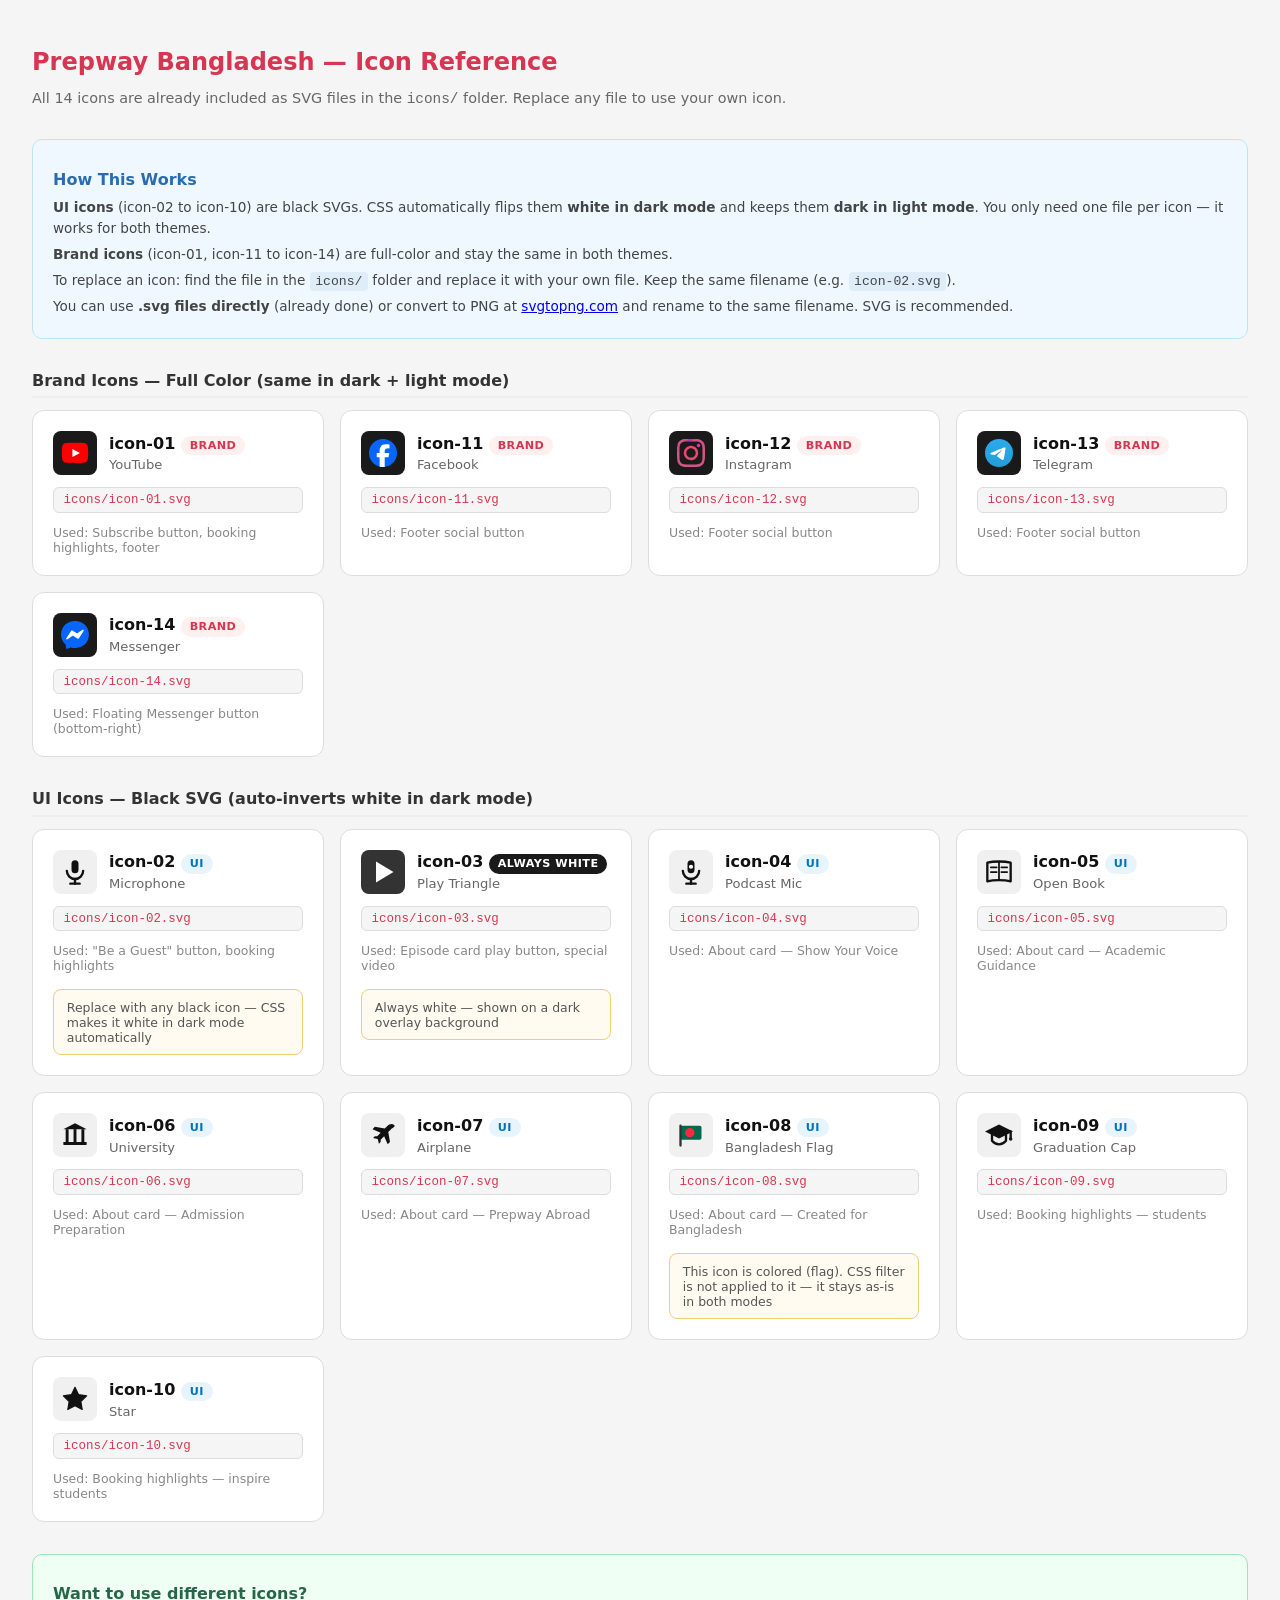
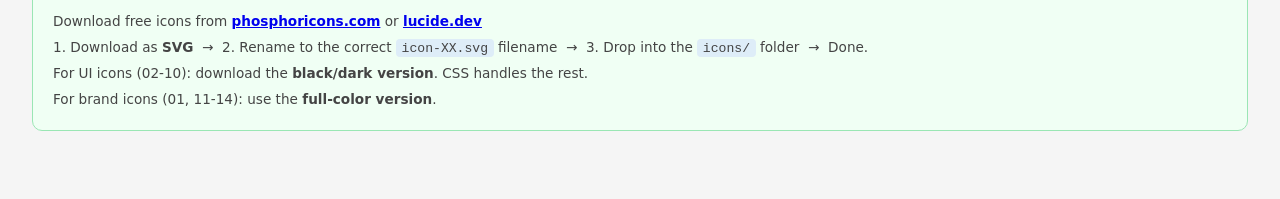
<file: ICON_GUIDE.html>
<!DOCTYPE html>
<html lang="en">
<head>
<meta charset="UTF-8"/>
<meta name="viewport" content="width=device-width,initial-scale=1"/>
<title>Prepway Bangladesh — Icon Guide</title>
<style>
  body{font-family:system-ui,sans-serif;background:#f5f5f5;color:#111;padding:2rem;margin:0;}
  h1{font-size:1.5rem;margin-bottom:.5rem;color:#D63651;}
  .subtitle{color:#666;font-size:.9rem;margin-bottom:2rem;}
  .grid{display:grid;grid-template-columns:repeat(auto-fill,minmax(260px,1fr));gap:1rem;}
  .card{background:#fff;border:1px solid #ddd;border-radius:12px;padding:1.25rem;display:flex;flex-direction:column;gap:.75rem;}
  .card-head{display:flex;align-items:center;gap:.75rem;}
  .icon-preview{width:44px;height:44px;border-radius:8px;display:flex;align-items:center;justify-content:center;flex-shrink:0;}
  .ui-bg{background:#f0f0f0;}
  .brand-bg{background:#1a1a1a;}
  .icon-preview img{width:28px;height:28px;object-fit:contain;}
  .icon-num{font-weight:700;font-size:1rem;color:#111;}
  .icon-name{font-size:.82rem;color:#666;margin-top:.15rem;}
  .icon-file{font-family:monospace;font-size:.78rem;background:#f5f5f5;border:1px solid #ddd;border-radius:6px;padding:.3rem .6rem;color:#D63651;}
  .icon-usage{font-size:.78rem;color:#888;}
  .badge{display:inline-block;font-size:.7rem;font-weight:700;padding:.2rem .55rem;border-radius:100px;letter-spacing:.04em;}
  .badge-ui{background:#E8F4FD;color:#0072B8;}
  .badge-brand{background:#FFF0F0;color:#D63651;}
  .badge-white{background:#1a1a1a;color:#fff;}
  .replace-tip{font-size:.78rem;color:#555;background:#FFFBF0;border:1px solid #F0D070;border-radius:8px;padding:.6rem .8rem;margin-top:.25rem;}
  .section-title{font-size:1rem;font-weight:700;margin:2rem 0 .75rem;color:#333;padding-bottom:.4rem;border-bottom:2px solid #eee;}
  .info-box{background:#EFF8FF;border:1px solid #BEE3F8;border-radius:10px;padding:1rem 1.25rem;margin-bottom:2rem;}
  .info-box h2{font-size:1rem;margin-bottom:.5rem;color:#2B6CB0;}
  .info-box p{font-size:.85rem;color:#444;line-height:1.6;margin:.25rem 0;}
  .info-box code{background:#deedf8;border-radius:4px;padding:.1rem .35rem;font-size:.82rem;}
</style>
</head>
<body>

<h1>Prepway Bangladesh — Icon Reference</h1>
<p class="subtitle">All 14 icons are already included as SVG files in the <code>icons/</code> folder. Replace any file to use your own icon.</p>

<div class="info-box">
  <h2>How This Works</h2>
  <p><strong>UI icons</strong> (icon-02 to icon-10) are black SVGs. CSS automatically flips them <strong>white in dark mode</strong> and keeps them <strong>dark in light mode</strong>. You only need one file per icon — it works for both themes.</p>
  <p><strong>Brand icons</strong> (icon-01, icon-11 to icon-14) are full-color and stay the same in both themes.</p>
  <p>To replace an icon: find the file in the <code>icons/</code> folder and replace it with your own file. Keep the same filename (e.g. <code>icon-02.svg</code>).</p>
  <p>You can use <strong>.svg files directly</strong> (already done) or convert to PNG at <a href="https://svgtopng.com" target="_blank">svgtopng.com</a> and rename to the same filename. SVG is recommended.</p>
</div>

<div class="section-title">Brand Icons — Full Color (same in dark + light mode)</div>
<div class="grid">

  <div class="card">
    <div class="card-head">
      <div class="icon-preview brand-bg"><img src="icons/icon-01.svg" alt=""></div>
      <div>
        <div class="icon-num">icon-01 <span class="badge badge-brand">BRAND</span></div>
        <div class="icon-name">YouTube</div>
      </div>
    </div>
    <code class="icon-file">icons/icon-01.svg</code>
    <div class="icon-usage">Used: Subscribe button, booking highlights, footer</div>
  </div>

  <div class="card">
    <div class="card-head">
      <div class="icon-preview brand-bg"><img src="icons/icon-11.svg" alt=""></div>
      <div>
        <div class="icon-num">icon-11 <span class="badge badge-brand">BRAND</span></div>
        <div class="icon-name">Facebook</div>
      </div>
    </div>
    <code class="icon-file">icons/icon-11.svg</code>
    <div class="icon-usage">Used: Footer social button</div>
  </div>

  <div class="card">
    <div class="card-head">
      <div class="icon-preview brand-bg"><img src="icons/icon-12.svg" alt=""></div>
      <div>
        <div class="icon-num">icon-12 <span class="badge badge-brand">BRAND</span></div>
        <div class="icon-name">Instagram</div>
      </div>
    </div>
    <code class="icon-file">icons/icon-12.svg</code>
    <div class="icon-usage">Used: Footer social button</div>
  </div>

  <div class="card">
    <div class="card-head">
      <div class="icon-preview brand-bg"><img src="icons/icon-13.svg" alt=""></div>
      <div>
        <div class="icon-num">icon-13 <span class="badge badge-brand">BRAND</span></div>
        <div class="icon-name">Telegram</div>
      </div>
    </div>
    <code class="icon-file">icons/icon-13.svg</code>
    <div class="icon-usage">Used: Footer social button</div>
  </div>

  <div class="card">
    <div class="card-head">
      <div class="icon-preview brand-bg"><img src="icons/icon-14.svg" alt=""></div>
      <div>
        <div class="icon-num">icon-14 <span class="badge badge-brand">BRAND</span></div>
        <div class="icon-name">Messenger</div>
      </div>
    </div>
    <code class="icon-file">icons/icon-14.svg</code>
    <div class="icon-usage">Used: Floating Messenger button (bottom-right)</div>
  </div>

</div>

<div class="section-title">UI Icons — Black SVG (auto-inverts white in dark mode)</div>
<div class="grid">

  <div class="card">
    <div class="card-head">
      <div class="icon-preview ui-bg"><img src="icons/icon-02.svg" alt=""></div>
      <div>
        <div class="icon-num">icon-02 <span class="badge badge-ui">UI</span></div>
        <div class="icon-name">Microphone</div>
      </div>
    </div>
    <code class="icon-file">icons/icon-02.svg</code>
    <div class="icon-usage">Used: "Be a Guest" button, booking highlights</div>
    <div class="replace-tip">Replace with any black icon — CSS makes it white in dark mode automatically</div>
  </div>

  <div class="card">
    <div class="card-head">
      <div class="icon-preview" style="background:#333;"><img src="icons/icon-03.svg" alt=""></div>
      <div>
        <div class="icon-num">icon-03 <span class="badge badge-white">ALWAYS WHITE</span></div>
        <div class="icon-name">Play Triangle</div>
      </div>
    </div>
    <code class="icon-file">icons/icon-03.svg</code>
    <div class="icon-usage">Used: Episode card play button, special video</div>
    <div class="replace-tip">Always white — shown on a dark overlay background</div>
  </div>

  <div class="card">
    <div class="card-head">
      <div class="icon-preview ui-bg"><img src="icons/icon-04.svg" alt=""></div>
      <div>
        <div class="icon-num">icon-04 <span class="badge badge-ui">UI</span></div>
        <div class="icon-name">Podcast Mic</div>
      </div>
    </div>
    <code class="icon-file">icons/icon-04.svg</code>
    <div class="icon-usage">Used: About card — Show Your Voice</div>
  </div>

  <div class="card">
    <div class="card-head">
      <div class="icon-preview ui-bg"><img src="icons/icon-05.svg" alt=""></div>
      <div>
        <div class="icon-num">icon-05 <span class="badge badge-ui">UI</span></div>
        <div class="icon-name">Open Book</div>
      </div>
    </div>
    <code class="icon-file">icons/icon-05.svg</code>
    <div class="icon-usage">Used: About card — Academic Guidance</div>
  </div>

  <div class="card">
    <div class="card-head">
      <div class="icon-preview ui-bg"><img src="icons/icon-06.svg" alt=""></div>
      <div>
        <div class="icon-num">icon-06 <span class="badge badge-ui">UI</span></div>
        <div class="icon-name">University</div>
      </div>
    </div>
    <code class="icon-file">icons/icon-06.svg</code>
    <div class="icon-usage">Used: About card — Admission Preparation</div>
  </div>

  <div class="card">
    <div class="card-head">
      <div class="icon-preview ui-bg"><img src="icons/icon-07.svg" alt=""></div>
      <div>
        <div class="icon-num">icon-07 <span class="badge badge-ui">UI</span></div>
        <div class="icon-name">Airplane</div>
      </div>
    </div>
    <code class="icon-file">icons/icon-07.svg</code>
    <div class="icon-usage">Used: About card — Prepway Abroad</div>
  </div>

  <div class="card">
    <div class="card-head">
      <div class="icon-preview ui-bg"><img src="icons/icon-08.svg" alt=""></div>
      <div>
        <div class="icon-num">icon-08 <span class="badge badge-ui">UI</span></div>
        <div class="icon-name">Bangladesh Flag</div>
      </div>
    </div>
    <code class="icon-file">icons/icon-08.svg</code>
    <div class="icon-usage">Used: About card — Created for Bangladesh</div>
    <div class="replace-tip">This icon is colored (flag). CSS filter is not applied to it — it stays as-is in both modes</div>
  </div>

  <div class="card">
    <div class="card-head">
      <div class="icon-preview ui-bg"><img src="icons/icon-09.svg" alt=""></div>
      <div>
        <div class="icon-num">icon-09 <span class="badge badge-ui">UI</span></div>
        <div class="icon-name">Graduation Cap</div>
      </div>
    </div>
    <code class="icon-file">icons/icon-09.svg</code>
    <div class="icon-usage">Used: Booking highlights — students</div>
  </div>

  <div class="card">
    <div class="card-head">
      <div class="icon-preview ui-bg"><img src="icons/icon-10.svg" alt=""></div>
      <div>
        <div class="icon-num">icon-10 <span class="badge badge-ui">UI</span></div>
        <div class="icon-name">Star</div>
      </div>
    </div>
    <code class="icon-file">icons/icon-10.svg</code>
    <div class="icon-usage">Used: Booking highlights — inspire students</div>
  </div>

</div>

<div class="info-box" style="margin-top:2rem;background:#F0FFF4;border-color:#9AE6B4;">
  <h2 style="color:#276749;">Want to use different icons?</h2>
  <p>Download free icons from <a href="https://phosphoricons.com" target="_blank"><strong>phosphoricons.com</strong></a> or <a href="https://lucide.dev" target="_blank"><strong>lucide.dev</strong></a></p>
  <p>1. Download as <strong>SVG</strong> &nbsp;→&nbsp; 2. Rename to the correct <code>icon-XX.svg</code> filename &nbsp;→&nbsp; 3. Drop into the <code>icons/</code> folder &nbsp;→&nbsp; Done.</p>
  <p>For UI icons (02-10): download the <strong>black/dark version</strong>. CSS handles the rest.</p>
  <p>For brand icons (01, 11-14): use the <strong>full-color version</strong>.</p>
</div>

</body>
</html>
</file>
